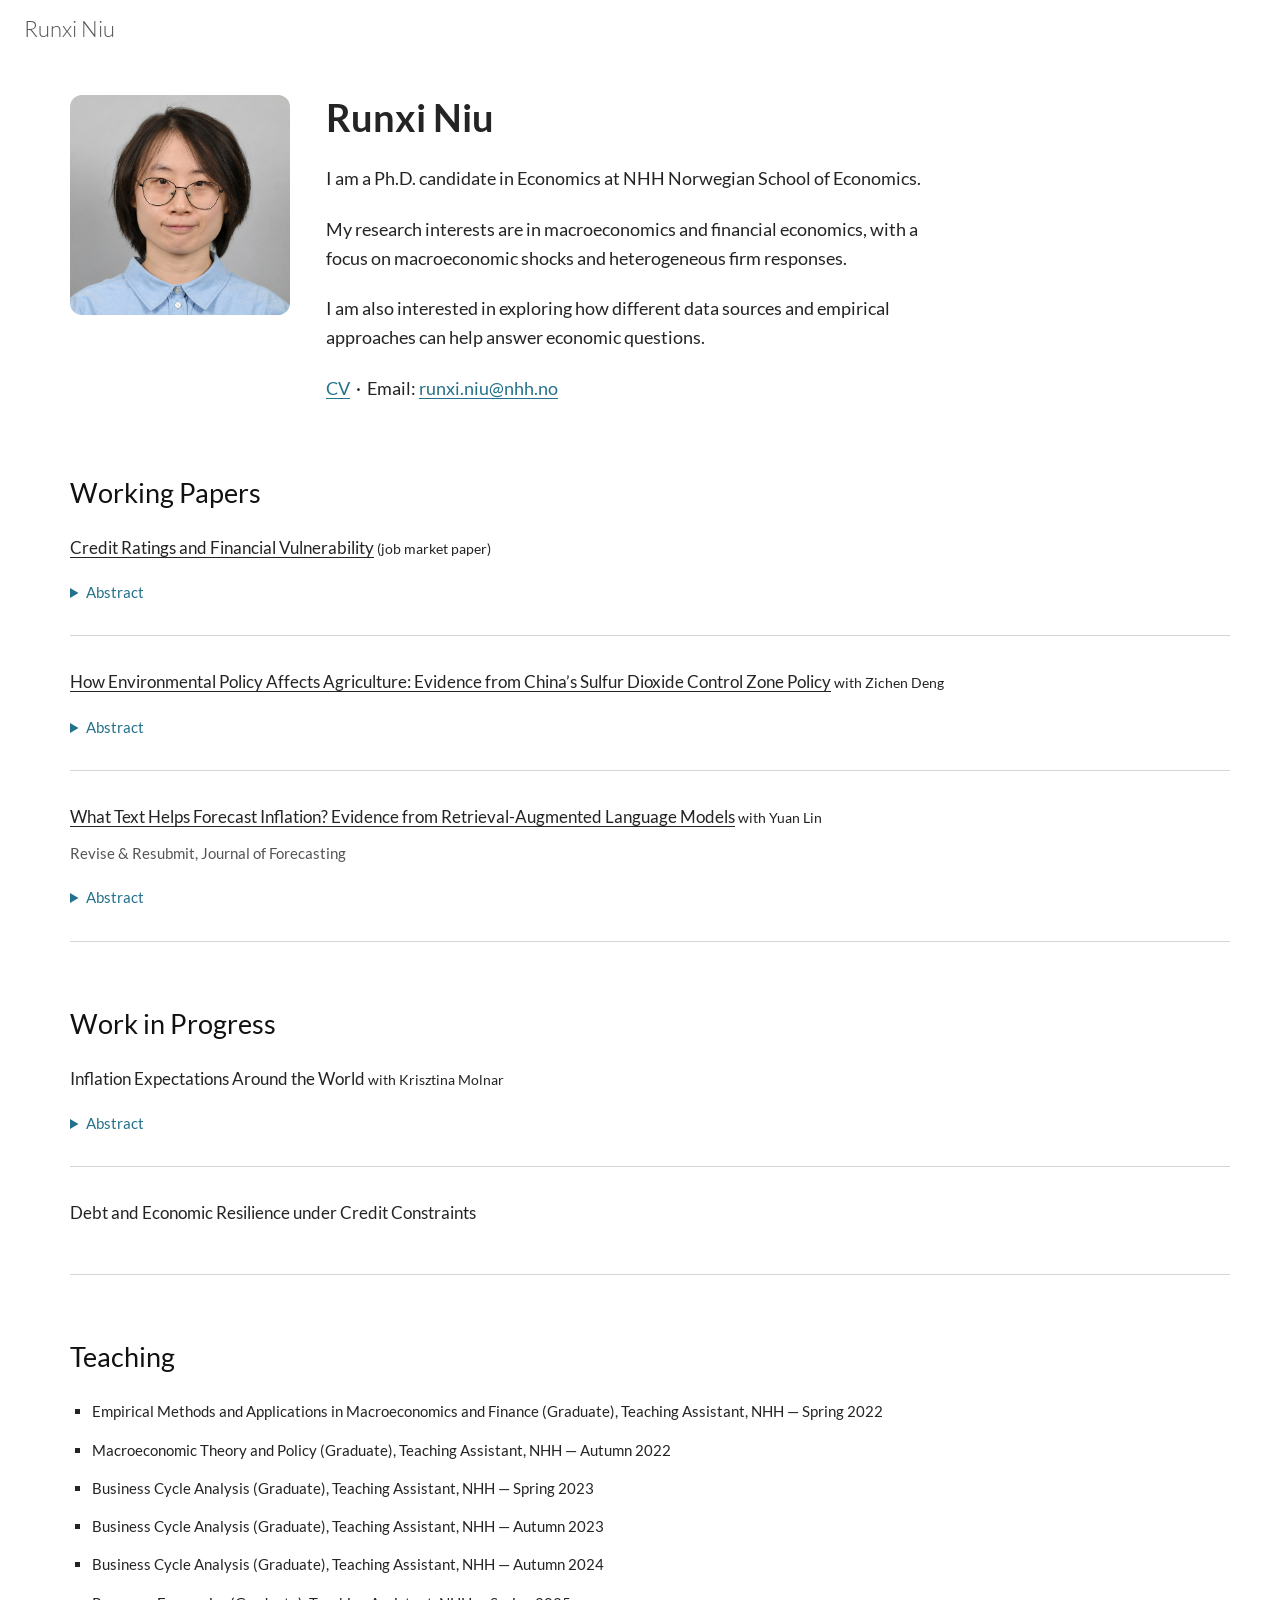
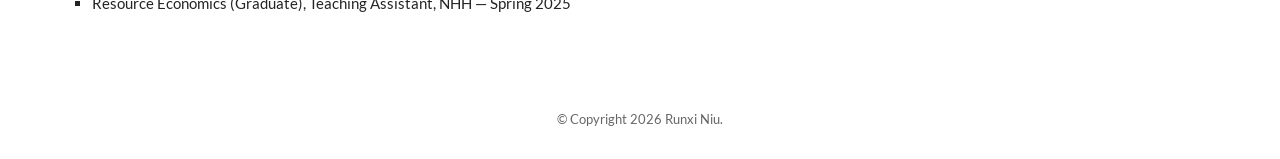
<file: index.html>
<!doctype html>
<html lang="en">
  <head>
    <meta charset="utf-8" />
    <meta name="viewport" content="width=device-width, initial-scale=1" />
    <meta name="author" content="Runxi Niu" />
    <meta name="description" content="Runxi Niu, Ph.D. candidate in Economics at NHH. Research in macroeconomics, financial economics and macroeconomic forecasting." />
    <title>Runxi Niu</title>
    <link rel="stylesheet" href="./assets/styles.css?v=20261112-paper-meta" />
  </head>
  <body>
    <header class="site-header"><a href="#about">Runxi Niu</a></header>
    <main>
      <section class="about" id="about" aria-labelledby="name">
        <div class="portrait-space"><img src="./assets/photo-upload.png" alt="Portrait of Runxi Niu" width="1254" height="1254" /></div>
        <div class="bio">
          <h1 id="name">Runxi Niu</h1>
          <p>I am a Ph.D. candidate in Economics at NHH Norwegian School of Economics.</p>
          <p>My research interests are in macroeconomics and financial economics, with a focus on macroeconomic shocks and heterogeneous firm responses.</p>
          <p>I am also interested in exploring how different data sources and empirical approaches can help answer economic questions.</p>
          <p><a href="./assets/CV.pdf" target="_blank" rel="noopener">CV</a> &nbsp;·&nbsp; Email: <a href="mailto:runxi.niu@nhh.no">runxi.niu@nhh.no</a></p>
        </div>
      </section>
      <section id="research" aria-labelledby="working-papers">
        <h2 id="working-papers">Working Papers</h2>
      <article class="paper" id="job-market-paper">
        <h3><a href="./assets/Credit%20Ratings%20and%20Financial%20Vulnerability.pdf" target="_blank" rel="noopener">Credit Ratings and Financial Vulnerability</a> <span class="paper-meta">(job market paper)</span></h3>
        <details class="paper-abstract">
          <summary>Abstract</summary>
          <p>Agency credit ratings affect firms' borrowing costs and access to credit, yet they may not fully reflect default risk. Using a machine learning model trained on Norwegian firm register data, I show that predicted default risk varies substantially among firms with the same agency rating. Conversely, holding fundamentals fixed, firms with more favorable agency ratings face lower borrowing costs and faster debt growth. To quantify the aggregate effects of these rating distortions, I embed the findings in a heterogeneous-firm model with a wedge between fundamentals and agency ratings. This wedge raises credit losses in downturns mainly by shifting credit toward riskier firms rather than increasing total credit. Moreover, I show that the amplification from credit misallocation depends on the type of aggregate shock. Economies with and without rating wedges respond similarly to productivity shocks, but the economy with rating wedges suffers higher credit losses and a larger decline in investment after shocks to bank capital.</p>
        </details>
      </article>
      <article class="paper" id="environmental-policy">
        <h3><a href="https://papers.ssrn.com/sol3/papers.cfm?abstract_id=7481960" target="_blank" rel="noopener">How Environmental Policy Affects Agriculture: Evidence from China’s Sulfur Dioxide Control Zone Policy</a> <span class="paper-meta">with Zichen Deng</span></h3>
        <details class="paper-abstract">
          <summary>Abstract</summary>
          <p>We develop a new approach to evaluating environmental policies in settings where pollution spills across administrative boundaries. Our approach integrates atmospheric particle-trajectory data with natural-experiment designs to construct a measure of policy exposure at affected locations, regardless of whether they lie inside or outside regulated jurisdictions. This addresses a key limitation of conventional jurisdiction-based designs, which may misclassify treated locations when pollution travels across borders. Applying the method to China’s Two Control Zones policy, we show that conventional estimates become increasingly attenuated when cross-boundary spillovers are important, while our approach better captures the policy effect. When spillovers are limited, the two approaches perform similarly.</p>
        </details>
      </article>
      <article class="paper" id="inflation-forecasting">
        <h3><a href="https://papers.ssrn.com/sol3/papers.cfm?abstract_id=6479819" target="_blank" rel="noopener">What Text Helps Forecast Inflation? Evidence from Retrieval-Augmented Language Models</a> <span class="paper-meta">with Yuan Lin</span></h3>
        <p class="paper-status">Revise &amp; Resubmit, Journal of Forecasting</p>
        <details class="paper-abstract">
          <summary>Abstract</summary>
          <p>We examine which textual information improves forecasts of U.S. CPI inflation using a large language model (LLM). To limit data-leakage risk, the evaluation period begins after the model’s documented pretraining cutoff. Our retrieval-augmented generation (RAG) framework provides the model with new information without retraining. It retrieves passages from central bank communications and financial news. In out-of-sample tests, the best RAG configuration outperforms conventional econometric models, particularly at longer horizons. Central bank communications are more helpful at short horizons, while news contributes more at longer horizons. Including text also improves the calibration of prediction intervals. Topic-level analysis shows that demand and energy information improve forecast accuracy, whereas monetary policy text is associated with worse forecasts.</p>
        </details>
      </article>
      </section>
      <section id="work-in-progress" aria-labelledby="progress-title">
        <h2 id="progress-title">Work in Progress</h2>
        <article class="paper" id="inflation-expectations">
          <h3>Inflation Expectations Around the World <span class="paper-meta">with Krisztina Molnar</span></h3>
          <details class="paper-abstract">
            <summary>Abstract</summary>
            <p>Survey inflation forecasts often fail conventional rationality tests, raising questions about how effectively forecasters use available information. We compare Consensus Economics survey forecasts with econometric benchmarks across the G7, Western Europe, Asia Pacific, Eastern Europe, and Latin America. We find that surveys generally outperform econometric models, but their relative accuracy varies by horizon. Models perform better one quarter ahead, while surveys are more accurate one year ahead. These results suggest that professional forecasters incorporate information or process it in ways not fully captured by econometric models.</p>
          </details>
        </article>
        <article class="paper" id="debt-economic-resilience">
          <h3>Debt and Economic Resilience under Credit Constraints</h3>
        </article>
      </section>
      <section id="teaching" aria-labelledby="teaching-title">
        <h2 id="teaching-title">Teaching</h2>
        <ul class="teaching-list">
        <li>Empirical Methods and Applications in Macroeconomics and Finance (Graduate), Teaching Assistant, NHH <span class="teaching-term">— Spring 2022</span></li>
        <li>Macroeconomic Theory and Policy (Graduate), Teaching Assistant, NHH <span class="teaching-term">— Autumn 2022</span></li>
        <li>Business Cycle Analysis (Graduate), Teaching Assistant, NHH <span class="teaching-term">— Spring 2023</span></li>
        <li>Business Cycle Analysis (Graduate), Teaching Assistant, NHH <span class="teaching-term">— Autumn 2023</span></li>
        <li>Business Cycle Analysis (Graduate), Teaching Assistant, NHH <span class="teaching-term">— Autumn 2024</span></li>
        <li>Resource Economics (Graduate), Teaching Assistant, NHH <span class="teaching-term">— Spring 2025</span></li>
        </ul>
      </section>
    </main>
    <footer>© Copyright 2026 Runxi Niu.</footer>
  </body>
</html>
</file>
<file: assets/styles.css>
@font-face { font-family: "Lato"; font-style: normal; font-weight: 300; font-display: swap; src: url("./fonts/Lato-Light.ttf") format("truetype"); }
@font-face { font-family: "Lato"; font-style: normal; font-weight: 400; font-display: swap; src: url("./fonts/Lato-Regular.ttf") format("truetype"); }
@font-face { font-family: "Lato"; font-style: normal; font-weight: 700; font-display: swap; src: url("./fonts/Lato-Bold.ttf") format("truetype"); }
* { box-sizing: border-box; }
html { color-scheme: light; -webkit-text-size-adjust: 100%; }
body { margin: 0; background: #fff; color: #242424; font-family: "Lato", Arial, sans-serif; font-size: 15px; line-height: 1.75; }
a { color: #24718b; text-underline-offset: 3px; }
a:hover { color: #164f63; }
a:focus-visible { outline: 2px solid #24718b; outline-offset: 4px; }
.site-header { padding: 10px 24px; }
.site-header a { font-size: 22px; color: #555; text-decoration: none; font-weight: 300; }
main { max-width: 1180px; width: calc(100% - 80px); margin: 36px auto 0; padding-left: 20px; }
section { scroll-margin-top: 28px; }
.about { display: grid; grid-template-columns: 220px minmax(0, 1fr); gap: 36px; align-items: start; margin-bottom: 72px; }
.portrait-space { width: 220px; max-width: 100%; aspect-ratio: 1; justify-self: center; border-radius: 12px; overflow: hidden; }
.portrait-space img { display: block; width: 100%; height: 100%; object-fit: cover; }
.bio { max-width: 600px; text-align: left; padding: 0; }
.bio h1 { font-size: 38px; line-height: 1.2; font-weight: 700; margin: 0 0 24px; }
.bio p { font-size: 18px; line-height: 1.6; font-weight: 400; margin: 0 0 22px; }
.bio p:last-child { margin-bottom: 0; }
h2 { font-size: 27px; line-height: 1.3; font-weight: 400; margin: 0 0 24px; color: #111; }
.paper { margin-bottom: 32px; padding-bottom: 30px; border-bottom: 1px solid #d5d5d5; }
.paper:last-child { margin-bottom: 0; }
.paper h3 { font-size: 17px; font-weight: 400; font-style: normal; line-height: 1.6; margin: 0 0 18px; }
.paper h3 a { color: inherit; }
.paper-title { text-decoration: underline; text-underline-offset: 3px; }
.paper h3 a:hover { color: #24718b; }
.paper-meta { font-size: 14px; font-weight: 400; }
.paper p { max-width: 75%; margin: 0; }
.paper .paper-status { margin: -8px 0 18px; color: #555; font-size: 15px; }
.paper-abstract summary { width: fit-content; color: #24718b; cursor: pointer; }
.paper-abstract summary:hover { color: #164f63; }
.paper-abstract summary:focus-visible { outline: 2px solid #24718b; outline-offset: 4px; }
.paper-abstract[open] summary { margin-bottom: 12px; }
#work-in-progress, #teaching { margin-top: 64px; }
.teaching-list { list-style-type: square; padding-left: 22px; margin: 0; }
.teaching-list li { margin-bottom: 12px; }
.teaching-term { white-space: nowrap; }
footer { margin-top: 64px; padding: 28px 20px; text-align: center; font-size: 13px; color: #666; }
@media (max-width: 767px) {
  .site-header { padding: 10px 20px; }
  .site-header a { font-size: 20px; }
  main { width: calc(100% - 40px); margin-top: 24px; padding-left: 0; }
  .about { grid-template-columns: 1fr; gap: 24px; margin-bottom: 48px; }
  .portrait-space { width: 180px; }
  .bio h1 { font-size: 32px; margin-bottom: 28px; }
  h2 { font-size: 24px; }
  .bio p { font-size: 16px; margin-bottom: 20px; }
  .paper h3 { font-size: 16px; }
  .paper p { max-width: 100%; }
  #work-in-progress, #teaching { margin-top: 48px; }
}
</file>
